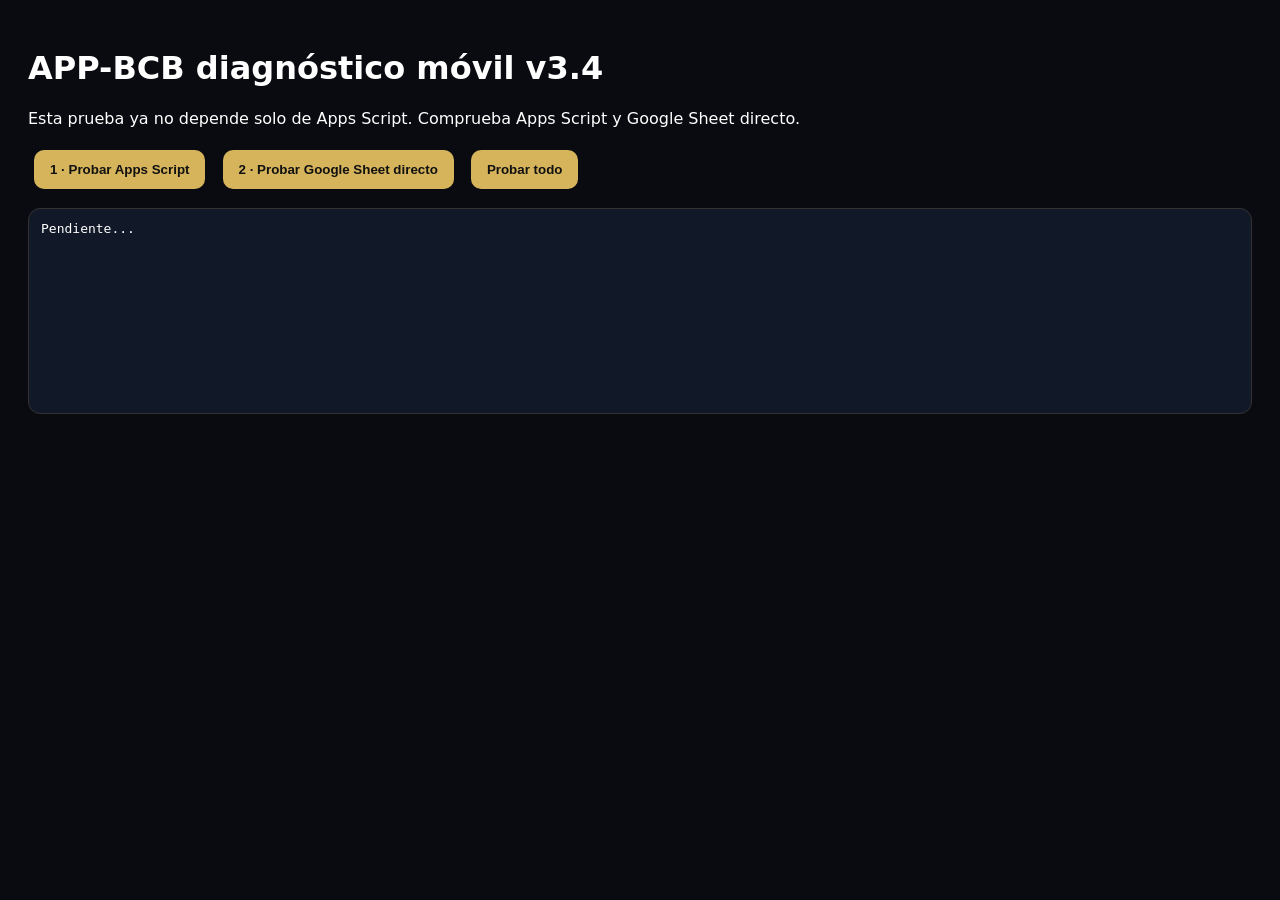
<file: diagnostico-movil.html>
<!doctype html>
<html lang="es">
<head><meta charset="utf-8"><meta name="viewport" content="width=device-width, initial-scale=1"><title>APP-BCB diagnóstico móvil v3.4</title>
<style>body{font-family:system-ui;background:#090b10;color:#fff;padding:20px}button{padding:12px 16px;border:0;border-radius:10px;margin:6px;background:#d6b45b;color:#111;font-weight:700}pre{white-space:pre-wrap;background:#111827;padding:12px;border-radius:12px;border:1px solid #333;min-height:180px}</style></head>
<body>
<h1>APP-BCB diagnóstico móvil v3.4</h1>
<p>Esta prueba ya no depende solo de Apps Script. Comprueba Apps Script y Google Sheet directo.</p>
<button onclick="testAppsScript()">1 · Probar Apps Script</button>
<button onclick="testSheetDirect()">2 · Probar Google Sheet directo</button>
<button onclick="testAll()">Probar todo</button>
<pre id="out">Pendiente...</pre>
<script>
const ENDPOINT='https://script.google.com/macros/s/AKfycbzbddqoQzAwtxY9zpZNjRnWhziFjw6J0oEYqbDEQYpqe37TkTw3f6T6J4kwxokMKBhycg/exec';
const SHEET_ID='1l_cr7pVu4Y3A2v0HPz_3brCNb1011EHIU3hm6D5a47Q';
function log(x){document.getElementById('out').textContent=typeof x==='string'?x:JSON.stringify(x,null,2);}
function append(x){document.getElementById('out').textContent += '\n'+(typeof x==='string'?x:JSON.stringify(x,null,2));}
function url(params){const u=new URL(ENDPOINT); Object.entries(params).forEach(([k,v])=>u.searchParams.set(k,v)); u.searchParams.set('ts',Date.now()); return u.toString();}
function testAppsScript(){return new Promise(resolve=>{log('Probando Apps Script JSONP...'); const cb='DBG_'+Date.now(); window[cb]=p=>{append({ok:true,method:'apps-script',payload:p}); delete window[cb]; resolve(true);}; const s=document.createElement('script'); s.onerror=()=>{append('ERROR Apps Script JSONP. Si health directo abre pero esto no, no está público para carga externa.'); resolve(false);}; s.src=url({action:'health',callback:cb}); document.head.appendChild(s); setTimeout(()=>resolve(false),15000);});}
function testSheet(tab){return new Promise((resolve,reject)=>{window.google=window.google||{}; google.visualization=google.visualization||{}; google.visualization.Query=google.visualization.Query||{}; google.visualization.Query.setResponse=function(resp){ if(resp.status && resp.status!=='ok') reject(resp); else resolve(resp); }; const s=document.createElement('script'); s.onerror=()=>reject('No carga Google Sheet directo'); s.src='https://docs.google.com/spreadsheets/d/'+SHEET_ID+'/gviz/tq?sheet='+encodeURIComponent(tab)+'&headers=0&tq='+encodeURIComponent('select *')+'&tqx=out:json&ts='+Date.now(); document.head.appendChild(s);});}
async function testSheetDirect(){log('Probando Google Sheet directo...'); try{ const crm=await testSheet('CRM_GENERAL'); append('CRM_GENERAL: OK · filas brutas '+((crm.table&&crm.table.rows)||[]).length); const ens=await testSheet('ENSAYOS'); append('ENSAYOS: OK · filas brutas '+((ens.table&&ens.table.rows)||[]).length); append('Google Sheet directo OK. La app puede leer automáticamente en móvil aunque Apps Script falle.'); return true; }catch(e){ append('ERROR Google Sheet directo. Publica el Sheet: Archivo → Compartir → Publicar en la web → Documento completo → Publicar. Detalle: '+JSON.stringify(e)); return false; }}
async function testAll(){log('Inicio diagnóstico completo...'); await testAppsScript(); await testSheetDirect();}
</script>
</body></html>
</file>
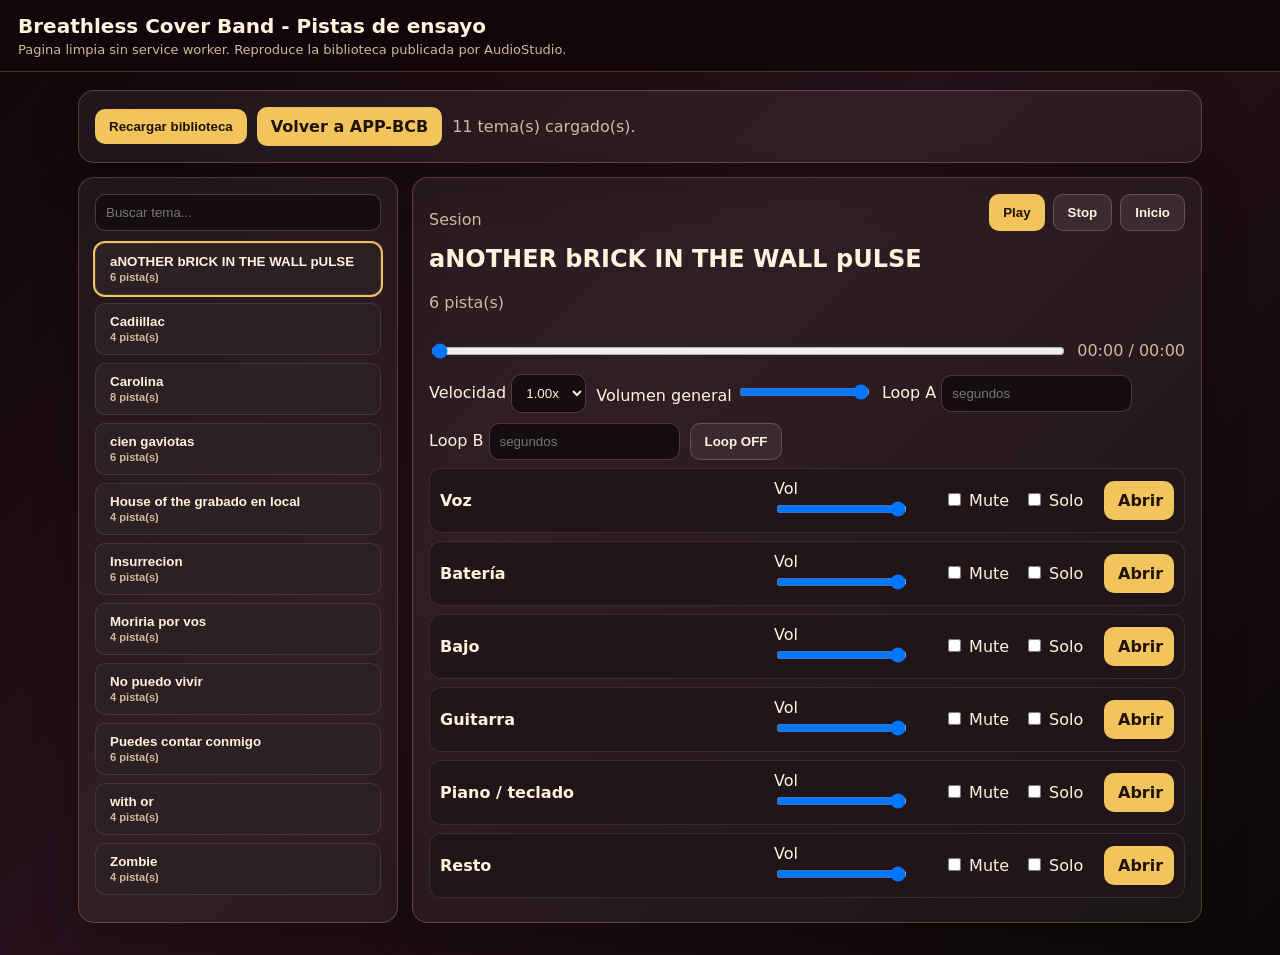
<file: pistas.html>
<!doctype html>
<html lang="es">
<head>
  <meta charset="utf-8">
  <meta name="viewport" content="width=device-width,initial-scale=1">
  <title>BCB - Pistas de ensayo</title>
  <style>
    :root{--bg:#12070b;--panel:#21151a;--panel2:#2b1c22;--gold:#f2c45c;--txt:#fff3dc;--muted:#cdbb9a;--line:rgba(242,196,92,.25)}
    *{box-sizing:border-box}
    body{margin:0;background:linear-gradient(135deg,#10070b,#25101a 45%,#0b0709);color:var(--txt);font-family:system-ui,-apple-system,Segoe UI,Roboto,Arial,sans-serif}
    header{position:sticky;top:0;z-index:5;background:rgba(18,7,11,.92);backdrop-filter:blur(10px);border-bottom:1px solid var(--line);padding:14px 18px}
    header h1{margin:0;font-size:20px}
    header p{margin:4px 0 0;color:var(--muted);font-size:13px}
    main{max-width:1160px;margin:0 auto;padding:18px}
    .card{background:rgba(255,255,255,.055);border:1px solid var(--line);border-radius:16px;padding:16px;margin-bottom:14px;box-shadow:0 18px 45px rgba(0,0,0,.25)}
    .row{display:flex;gap:10px;flex-wrap:wrap;align-items:center}
    button,.btn{border:0;border-radius:10px;padding:10px 14px;background:var(--gold);color:#201207;font-weight:800;cursor:pointer;text-decoration:none;display:inline-block}
    button.secondary{background:#3a2a31;color:var(--txt);border:1px solid var(--line)}
    button:disabled{opacity:.45;cursor:not-allowed}
    input,select{border:1px solid var(--line);background:#160d12;color:var(--txt);border-radius:10px;padding:10px}
    input[type=range]{padding:0}
    .muted{color:var(--muted)}
    .layout{display:grid;grid-template-columns:320px 1fr;gap:14px}
    @media(max-width:850px){.layout{grid-template-columns:1fr}}
    .song{display:block;width:100%;text-align:left;margin:0 0 8px;background:#2d2025;color:var(--txt);border:1px solid rgba(255,255,255,.1)}
    .song.active{outline:2px solid var(--gold)}
    .song strong{display:block}
    .song small{color:var(--muted)}
    .player-title{display:flex;justify-content:space-between;gap:10px;align-items:flex-start;flex-wrap:wrap}
    .transport{display:flex;gap:8px;flex-wrap:wrap}
    .track{display:grid;grid-template-columns:1.2fr 160px 70px 70px 70px;gap:10px;align-items:center;background:#21151a;border:1px solid rgba(255,255,255,.1);border-radius:12px;padding:10px;margin:8px 0}
    @media(max-width:760px){.track{grid-template-columns:1fr}.track label{display:flex;gap:8px;align-items:center}}
    .status{padding:10px;border-radius:12px;background:#1d1217;border:1px solid var(--line);color:var(--muted);margin-top:10px}
    .error{color:#ffb4a8;border-color:#a33;background:#2b1111}
    .links a{color:var(--gold);margin-right:8px}
    .time{font-variant-numeric:tabular-nums;color:var(--muted)}
  </style>
</head>
<body>
<header>
  <h1>Breathless Cover Band - Pistas de ensayo</h1>
  <p>Pagina limpia sin service worker. Reproduce la biblioteca publicada por AudioStudio.</p>
</header>

<main>
  <section class="card">
    <div class="row">
      <button id="reload">Recargar biblioteca</button>
      <a class="btn" href="./?tab=audio-library">Volver a APP-BCB</a>
      <span id="status" class="muted">Preparado.</span>
    </div>
  </section>

  <section class="layout">
    <aside class="card">
      <input id="search" type="search" placeholder="Buscar tema..." style="width:100%;margin-bottom:12px">
      <div id="songList"></div>
    </aside>

    <section class="card">
      <div id="player">
        <p class="muted">Carga la biblioteca y elige un tema.</p>
      </div>
    </section>
  </section>
</main>

<script>
(function(){
  "use strict";

  const LIB_URL = "https://breathlesscoverband-code.github.io/APP-BCB/assets/audio-library/library_bcb.json";
  let library = null;
  let currentSong = null;
  let tracks = [];
  let isPlaying = false;
  let timer = null;
  let loopOn = false;
  let seeking = false;

  const $ = (s, root=document) => root.querySelector(s);
  const $$ = (s, root=document) => Array.from(root.querySelectorAll(s));

  function status(msg, isError=false){
    const el = $("#status");
    el.textContent = msg || "";
    el.className = isError ? "error" : "muted";
  }

  function fmt(sec){
    sec = Math.max(0, sec || 0);
    const m = Math.floor(sec/60);
    const s = Math.floor(sec%60);
    return String(m).padStart(2,"0") + ":" + String(s).padStart(2,"0");
  }

  function appBase(){
    return "https://breathlesscoverband-code.github.io/APP-BCB/";
  }

  function trackUrl(track){
    const candidate = track.drive_url || track.url || track.file || "";
    if (!candidate) return "";
    if (/^https?:\/\//i.test(candidate)) return candidate;
    if (/^assets\/audio-library\//i.test(candidate)) return new URL(candidate, appBase()).href;
    if (currentSong && currentSong.slug) return new URL("assets/audio-library/" + currentSong.slug + "/" + candidate, appBase()).href;
    return new URL(candidate, appBase()).href;
  }

  async function loadLibrary(){
    try{
      status("Cargando biblioteca...");
      const res = await fetch(LIB_URL + "?t=" + Date.now(), {cache:"no-store"});
      if(!res.ok) throw new Error("HTTP " + res.status);
      library = await res.json();
      const n = (library.songs || []).length;
      status(n + " tema(s) cargado(s).");
      renderSongs();
      if(n) openSong(library.songs[0]);
    }catch(err){
      status("No se pudo cargar la biblioteca: " + err.message, true);
    }
  }

  function renderSongs(){
    const list = $("#songList");
    const q = ($("#search").value || "").toLowerCase().trim();
    const songs = (library && library.songs ? library.songs : []).filter(s => !q || String(s.title || "").toLowerCase().includes(q));
    list.innerHTML = "";
    if(!songs.length){
      list.innerHTML = '<p class="muted">No hay temas.</p>';
      return;
    }
    songs.forEach(song => {
      const btn = document.createElement("button");
      btn.className = "song" + (currentSong && currentSong.slug === song.slug ? " active" : "");
      const count = (song.tracks || []).length;
      btn.innerHTML = "<strong>" + (song.title || song.slug || "Tema") + "</strong><small>" + count + " pista(s)</small>";
      btn.addEventListener("click", () => openSong(song));
      list.appendChild(btn);
    });
  }

  function variantTracks(song){
    const key = song.default_variant || "0";
    if(song.variants && song.variants[key] && Array.isArray(song.variants[key].tracks)) return song.variants[key].tracks;
    return Array.isArray(song.tracks) ? song.tracks : [];
  }

  function openSong(song){
    pauseAll();
    currentSong = song;
    const rawTracks = variantTracks(song);
    tracks = rawTracks.map((tr, idx) => {
      const audio = new Audio(trackUrl(tr));
      audio.preload = "metadata";
      return {
        id: tr.id || tr.label || String(idx),
        label: tr.label || tr.name || tr.id || "Pista",
        audio,
        url: audio.src,
        volume: 1,
        mute: false,
        solo: false
      };
    });
    renderPlayer();
    renderSongs();
    startTimer();
  }

  function renderPlayer(){
    const player = $("#player");
    const title = currentSong ? (currentSong.title || currentSong.slug || "Tema") : "Tema";
    player.innerHTML = `
      <div class="player-title">
        <div>
          <p class="muted">Sesion</p>
          <h2 style="margin-top:0">${title}</h2>
          <p class="muted">${tracks.length} pista(s)</p>
        </div>
        <div class="transport">
          <button id="play">Play</button>
          <button id="stop" class="secondary">Stop</button>
          <button id="home" class="secondary">Inicio</button>
        </div>
      </div>

      <div class="row" style="margin:12px 0">
        <input id="seek" type="range" min="0" max="1000" value="0" style="flex:1">
        <span id="time" class="time">00:00 / 00:00</span>
      </div>

      <div class="row">
        <label>Velocidad <select id="speed">
          <option value="0.75">0.75x</option>
          <option value="0.85">0.85x</option>
          <option value="1" selected>1.00x</option>
          <option value="1.10">1.10x</option>
          <option value="1.25">1.25x</option>
        </select></label>
        <label>Volumen general <input id="master" type="range" min="0" max="100" value="100"></label>
        <label>Loop A <input id="loopA" type="number" min="0" step="0.1" placeholder="segundos"></label>
        <label>Loop B <input id="loopB" type="number" min="0" step="0.1" placeholder="segundos"></label>
        <button id="loop" class="secondary">Loop OFF</button>
      </div>

      <div id="tracks"></div>
    `;

    $("#play").addEventListener("click", () => isPlaying ? pauseAll() : playAll());
    $("#stop").addEventListener("click", stopAll);
    $("#home").addEventListener("click", () => syncTo(0));
    $("#speed").addEventListener("change", e => applySpeed(parseFloat(e.target.value || "1")));
    $("#master").addEventListener("input", updateVolumes);
    $("#loop").addEventListener("click", e => {
      loopOn = !loopOn;
      e.target.textContent = loopOn ? "Loop ON" : "Loop OFF";
    });
    $("#seek").addEventListener("input", () => {
      seeking = true;
      const d = duration();
      const pos = d * (parseInt($("#seek").value,10)/1000);
      $("#time").textContent = fmt(pos) + " / " + fmt(d);
    });
    $("#seek").addEventListener("change", () => {
      const d = duration();
      const pos = d * (parseInt($("#seek").value,10)/1000);
      syncTo(pos);
      seeking = false;
    });

    renderTrackRows();
  }

  function renderTrackRows(){
    const box = $("#tracks");
    box.innerHTML = "";
    tracks.forEach(t => {
      const row = document.createElement("div");
      row.className = "track";
      row.innerHTML = `
        <strong>${t.label}</strong>
        <label>Vol <input class="vol" type="range" min="0" max="100" value="100"></label>
        <label><input class="mute" type="checkbox"> Mute</label>
        <label><input class="solo" type="checkbox"> Solo</label>
        <a class="btn" href="${t.url}" target="_blank" rel="noopener">Abrir</a>
      `;
      box.appendChild(row);
      $(".vol", row).addEventListener("input", e => { t.volume = parseInt(e.target.value,10)/100; updateVolumes(); });
      $(".mute", row).addEventListener("change", e => { t.mute = e.target.checked; updateVolumes(); });
      $(".solo", row).addEventListener("change", e => { t.solo = e.target.checked; updateVolumes(); });
    });
    updateVolumes();
  }

  function primary(){ return tracks.length ? tracks[0].audio : null; }
  function duration(){ const a = primary(); return a && isFinite(a.duration) ? a.duration : 0; }

  function syncTo(time){
    tracks.forEach(t => {
      try { t.audio.currentTime = Math.max(0, Math.min(time, t.audio.duration || time)); } catch(e){}
    });
    updateSeek();
  }

  function applySpeed(rate){
    tracks.forEach(t => {
      t.audio.playbackRate = rate;
      t.audio.preservesPitch = true;
      t.audio.mozPreservesPitch = true;
      t.audio.webkitPreservesPitch = true;
    });
  }

  function updateVolumes(){
    const solos = tracks.filter(t => t.solo).map(t => t.id);
    const master = Math.max(0, Math.min(1, parseInt(($("#master") && $("#master").value) || "100", 10)/100));
    tracks.forEach(t => {
      const active = solos.length === 0 || solos.includes(t.id);
      t.audio.muted = t.mute || !active;
      t.audio.volume = Math.max(0, Math.min(1, t.volume * master));
    });
  }

  async function playAll(){
    updateVolumes();
    applySpeed(parseFloat(($("#speed") && $("#speed").value) || "1"));
    const start = primary() ? primary().currentTime : 0;
    syncTo(start);
    try{
      await Promise.all(tracks.map(t => t.audio.play()));
      isPlaying = true;
      $("#play").textContent = "Pausa";
    }catch(err){
      status("El navegador ha bloqueado el audio o falta una pista: " + err.message, true);
    }
  }

  function pauseAll(){
    tracks.forEach(t => t.audio.pause());
    isPlaying = false;
    const b = $("#play");
    if(b) b.textContent = "Play";
  }

  function stopAll(){
    pauseAll();
    syncTo(0);
  }

  function updateSeek(){
    const d = duration();
    const t = primary() ? primary().currentTime : 0;
    const time = $("#time");
    const seek = $("#seek");
    if(time) time.textContent = fmt(t) + " / " + fmt(d);
    if(seek && !seeking && d > 0) seek.value = Math.round((t/d)*1000);
  }

  function checkLoop(){
    if(!loopOn || !primary()) return;
    const a = parseFloat($("#loopA").value);
    const b = parseFloat($("#loopB").value);
    if(!isFinite(a) || !isFinite(b) || b <= a) return;
    if(primary().currentTime >= b) syncTo(a);
  }

  function startTimer(){
    if(timer) clearInterval(timer);
    timer = setInterval(() => {
      updateSeek();
      checkLoop();
      if(isPlaying && primary() && primary().ended) pauseAll();
    }, 150);
  }

  $("#reload").addEventListener("click", loadLibrary);
  $("#search").addEventListener("input", renderSongs);
  loadLibrary();
})();
</script>
</body>
</html>
</file>
